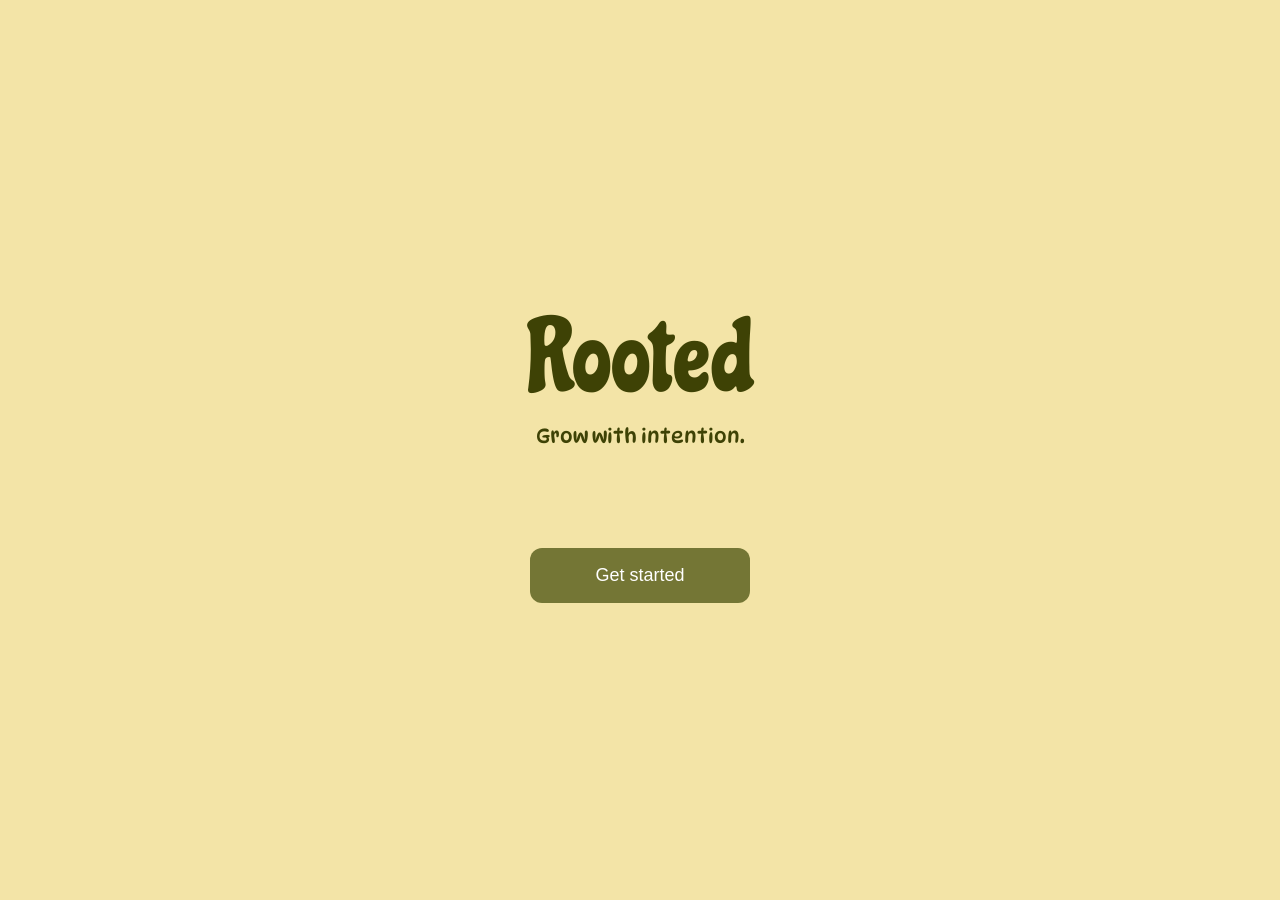
<file: index.html>
<!DOCTYPE html>
<html>

<head>

    <meta charset="UTF-8">

    <meta name="viewport" content="width=device-width, initial-scale=1.0">

    <link rel="manifest" href="manifest.json">
<link rel="apple-touch-icon" href="rooted-icon.png">

    <title>Rooted</title>

</head>

<body>

    <script>

        window.location.href = "Rooted%20code/pages/splash.html";

    </script>

</body>

</html>
</file>
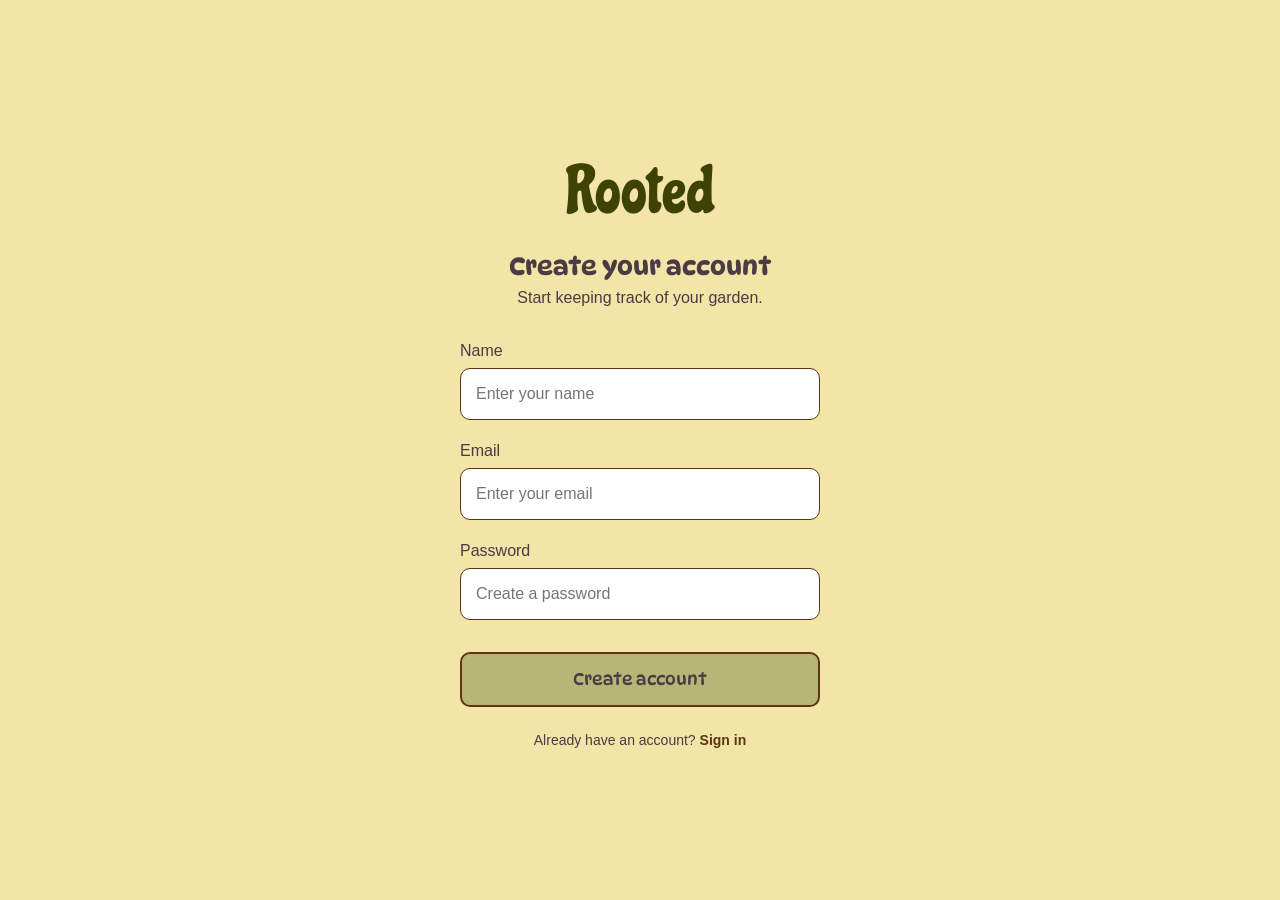
<file: Rooted code/pages/signup.html>
<!DOCTYPE html>
<html>

<head>

    <meta name="viewport" content="width=device-width, initial-scale=1.0">

    <link rel="stylesheet" href="../css/signup.css">

    <link rel="preconnect" href="https://fonts.googleapis.com">
    <link rel="preconnect" href="https://fonts.gstatic.com" crossorigin>

    <link href="https://fonts.googleapis.com/css2?family=Chicle&family=DynaPuff:wght@400..700&family=Sacramento&display=swap" rel="stylesheet">

    <title>Rooted - Sign Up</title>

</head>


<body>

    <main>

        <div class="signup-container">

            <div class="signup-heading">

                <h1>
                    Rooted
                </h1>

                <h2>
                    Create your account
                </h2>

                <p>
                    Start keeping track of your garden.
                </p>

            </div>


            <form class="signup-form">

                <div class="form-group">

                    <label for="name-field">
                        Name
                    </label>

                    <input
                        type="text"
                        id="name-field"
                        placeholder="Enter your name"
                        required>

                </div>


                <div class="form-group">

                    <label for="email-field">
                        Email
                    </label>

                    <input
                        type="email"
                        id="email-field"
                        placeholder="Enter your email"
                        required>

                </div>


                <div class="form-group">

                    <label for="password-field">
                        Password
                    </label>

                    <input
                        type="password"
                        id="password-field"
                        placeholder="Create a password"
                        required>

                </div>


                <button type="submit">
                    Create account
                </button>

            </form>


            <p class="login-link">

                Already have an account?

                <a href="#">
                    Sign in
                </a>

            </p>

        </div>

    </main>

    <script src="../js/signup.js"></script>

</body>

</html>
</file>
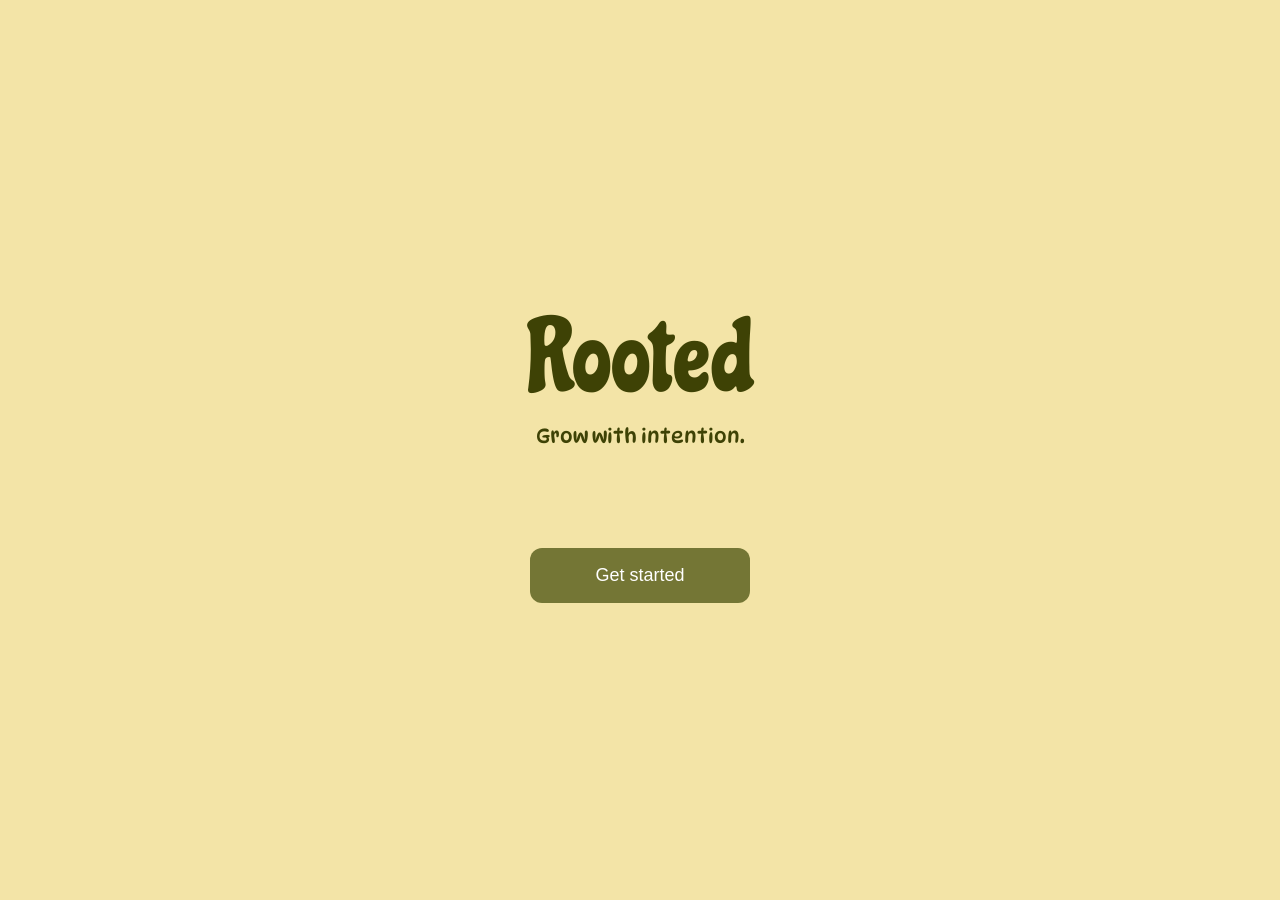
<file: Rooted code/pages/splash.html>
<!DOCTYPE html>
<html>

<head>

    <meta name="viewport" content="width=device-width, initial-scale=1.0">

    <link rel="stylesheet" href="../css/splash.css">

    <link rel="preconnect" href="https://fonts.googleapis.com">
    <link rel="preconnect" href="https://fonts.gstatic.com" crossorigin>

    <link href="https://fonts.googleapis.com/css2?family=Chicle&family=DynaPuff:wght@400..700&family=Sacramento&display=swap" rel="stylesheet">

    <title>Rooted</title>

</head>


<body>

    <main>

        <div class="splash-content">

            <h1>
                Rooted
            </h1>

            <p>
                Grow with intention.
            </p>

            <button id="start-button">
    Get started
</button>

        </div>

    </main>

    <script type="module" src="../js/splash.js"></script>

</body>

</html>
</file>
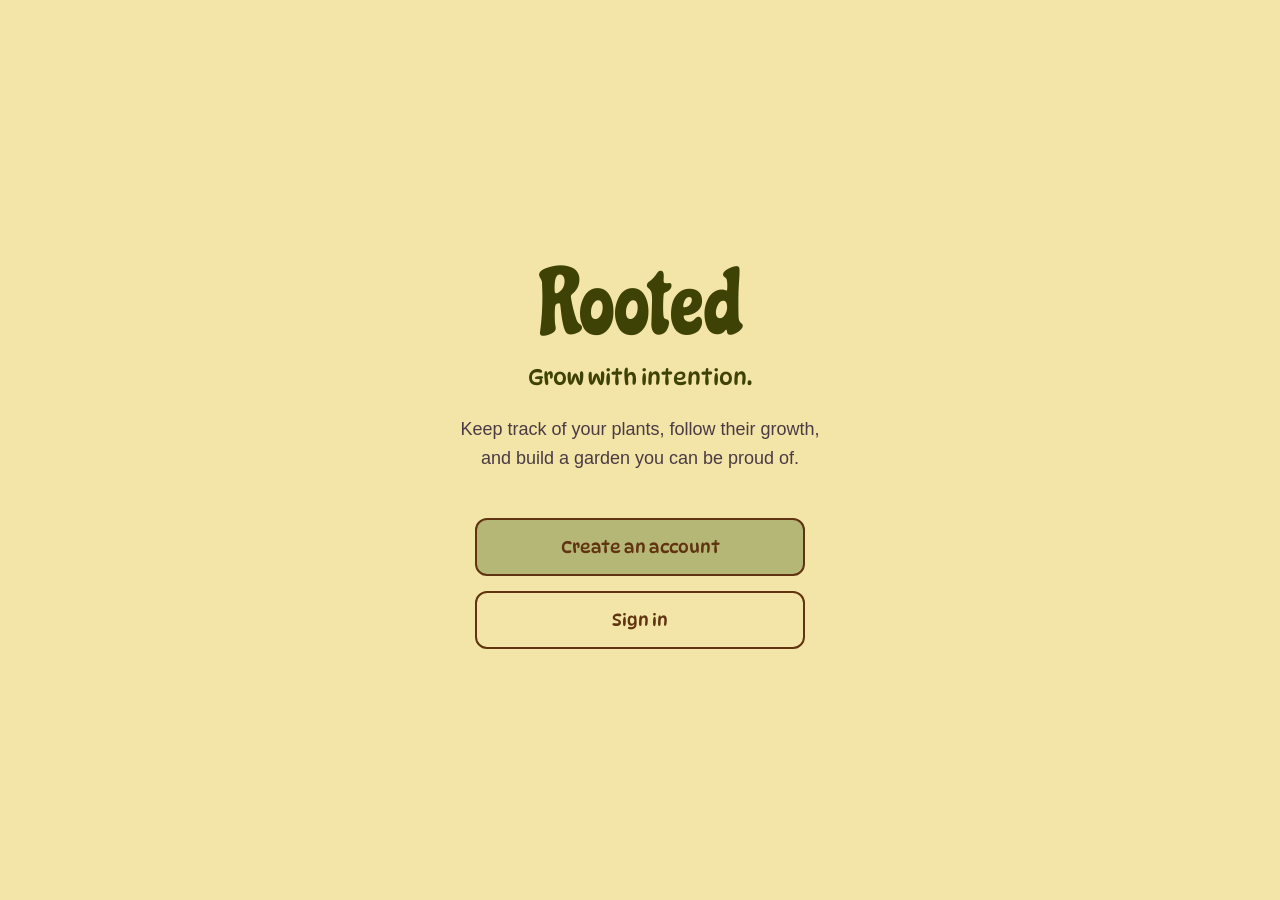
<file: Rooted code/pages/welcome.html>
<!DOCTYPE html>
<html>

<head>

    <meta name="viewport" content="width=device-width, initial-scale=1.0">

    <link rel="stylesheet" href="../css/welcome.css">

    <link rel="preconnect" href="https://fonts.googleapis.com">
    <link rel="preconnect" href="https://fonts.gstatic.com" crossorigin>

    <link href="https://fonts.googleapis.com/css2?family=Chicle&family=DynaPuff:wght@400..700&family=Sacramento&display=swap" rel="stylesheet">

    <title>Rooted</title>

</head>


<body>

    <main>

        <section class="welcome">

            <div class="welcome-content">

                <h1>
                    Rooted
                </h1>

                <p class="tagline">
                    Grow with intention.
                </p>

                <p class="description">
                    Keep track of your plants, follow their growth,
                    and build a garden you can be proud of.
                </p>

                <div class="welcome-buttons">

                    <button type="button" id="signup-button">
                        Create an account
                    </button>

                    <button type="button" id="signin-button">
                        Sign in
                    </button>

                </div>

            </div>

        </section>

    </main>

    <script src="../js/welcome.js"></script>

</body>

</html>
</file>
<file: Rooted code/css/signup.css>
*{

    margin: 0;
    padding: 0;
    box-sizing: border-box;

}


body{

    min-height: 100vh;

    background-color: #f3e4a7;

    font-family: Arial, sans-serif;

}


main{

    min-height: 100vh;

    display: flex;

    justify-content: center;

    align-items: center;

    padding: 25px;

}


.signup-container{

    width: 100%;

    max-width: 430px;

    padding: 45px 35px;


    border-radius: 25px;

}


.signup-heading{

    margin-bottom: 35px;

    text-align: center;

}


.signup-heading h1{

    font-family: "Chicle", cursive;

    font-size: 65px;

    font-weight: 400;

    color: #3e4205;

    margin-bottom: 20px;


}


.signup-heading h2{

    font-family: "DynaPuff", cursive;

    font-size: 25px;

    font-weight: 500;

    color: #4A3B45;

    margin-bottom: 8px;



}


.signup-heading p{

    font-size: 16px;

    color: #4A3B45;

}


.signup-form{

    display: flex;

    flex-direction: column;

    gap: 22px;

}


.form-group{

    display: flex;

    flex-direction: column;

    gap: 8px;

}


.form-group label{

    font-size: 16px;

    color: #4A3B45;

}


.form-group input{

    width: 100%;

    height: 52px;

    padding: 12px 15px;

    border: 1px solid #603410;

    border-radius: 10px;

    background-color: white;

    font-size: 16px;

    outline: none;

}


.form-group input:focus{

    border: 2px solid #603410;

}


.signup-form button{

    width: 100%;

    height: 55px;

    margin-top: 10px;

    border: 2px solid #603410;

    border-radius: 10px;

    background-color:#B5B777;

    color: #4A3B45;

    font-family: "DynaPuff", cursive;

    font-size: 17px;

    cursor: pointer;

    border-color: #603410;

}


.login-link{

    margin-top: 25px;

    text-align: center;

    font-size: 14px;

    color: #4A3B45;

}


.login-link a{

    color: #603410;

    font-weight: bold;

    text-decoration: none;

}

@media (max-width: 500px){

    main{
        padding: 15px;
    }

    .signup-container{
        max-width: 100%;
        padding: 30px 22px;
        border-radius: 20px;
    }

    .signup-heading{
        margin-bottom: 25px;
    }

    .signup-heading h1{
        font-size: 48px;
        margin-bottom: 12px;
    }

    .signup-heading h2{
        font-size: 21px;
    }

    .signup-heading p{
        font-size: 14px;
    }

    .signup-form{
        gap: 16px;
    }

    .form-group{
        gap: 6px;
    }

    .form-group label{
        font-size: 14px;
    }

    .form-group input{
        height: 46px;
        font-size: 14px;
    }

    .signup-form button{
        height: 48px;
        font-size: 15px;
        margin-top: 5px;
    }

    .login-link{
        margin-top: 18px;
        font-size: 13px;
    }

}
</file>
<file: Rooted code/css/splash.css>
*{

    margin: 0;
    padding: 0;
    box-sizing: border-box;

}


body{

    min-height: 100vh;

    background-color: #f3e4a7;

    font-family: Arial, sans-serif;

}


main{

    min-height: 100vh;

    display: flex;

    justify-content: center;

    align-items: center;

}


.splash-content{

    text-align: center;

}


.splash-content h1{

    font-family: "Chicle", cursive;

    font-size: 100px;

    font-weight: 400;

    color: #3e4205;

}


.splash-content p{

    font-family: "DynaPuff", cursive;

    font-size: 20px;

    color: #3e4205;

    margin-top: 5px;

}


/* ==========================
   PHONE
   ========================== */

@media (max-width: 500px){

    .splash-content h1{

        font-size: 75px;

    }


    .splash-content p{

        font-size: 17px;

    }

}

#start-button{

    margin-top: 100px;

    opacity: 0;

    animation: fadeInButton 1.5s ease forwards;

    animation-delay: 2s;

    width: 220px;
    height: 55px;

    border: none;
    border-radius: 12px;

    background-color: #747635;
    color: white;

    font-size: 18px;
    font-family: Arial, sans-serif;

    cursor: pointer;

}


@keyframes fadeInButton{

    from{

        opacity: 0;

        transform: translateY(10px);

    }

    to{

        opacity: 1;

        transform: translateY(0);

    }

}
</file>
<file: Rooted code/css/welcome.css>
*{

    margin: 0;
    padding: 0;
    box-sizing: border-box;

}


body{

    min-height: 100vh;

    background-color:#f3e4a7;

    font-family: Arial, sans-serif;

}


main{

    min-height: 100vh;

    display: flex;

    justify-content: center;

    align-items: center;

    padding: 24px;

}


.welcome{

    width: 100%;
    max-width: 500px;

    min-height: 90vh;

    display: flex;

    justify-content: center;

    align-items: center;

    text-align: center;

}


.welcome-content{

    width: 100%;

    display: flex;

    flex-direction: column;

    align-items: center;

}


.welcome-content h1{

    font-family: "Chicle", cursive;

    font-size: 90px;

    font-weight: 400;

    color: #3e4205;

    margin-bottom: 5px;

}


.tagline{

    font-family: "DynaPuff", cursive;

    font-size: 22px;

    color: #3e4205;

    margin-bottom: 25px;

}


.description{

    max-width: 380px;

    font-size: 18px;

    line-height: 1.6;

    color: #4A3B45;

    margin-bottom: 45px;

}


.welcome-buttons{

    width: 100%;

    max-width: 330px;

    display: flex;

    flex-direction: column;

    gap: 15px;

}


.welcome-buttons button{

    width: 100%;

    height: 58px;

    border-radius: 12px;

    font-family: "DynaPuff", cursive;

    font-size: 17px;

    cursor: pointer;

}


#signup-button{

    background-color: #B5B777;

    color: #603410;

    border: 2px solid #603410;

}


#signin-button{

    background-color: transparent;

    color: #603410;

    border: 2px solid #603410;

}


/* ==========================
   PHONE
   ========================== */

@media (max-width: 500px){

    main{

        padding: 20px;

    }


    .welcome{

        min-height: 90vh;

    }


    .welcome-content h1{

        font-size: 72px;

    }


    .tagline{

        font-size: 19px;

    }


    .description{

        font-size: 16px;

        max-width: 320px;

    }


    .welcome-buttons{

        max-width: 300px;

    }

}
</file>
